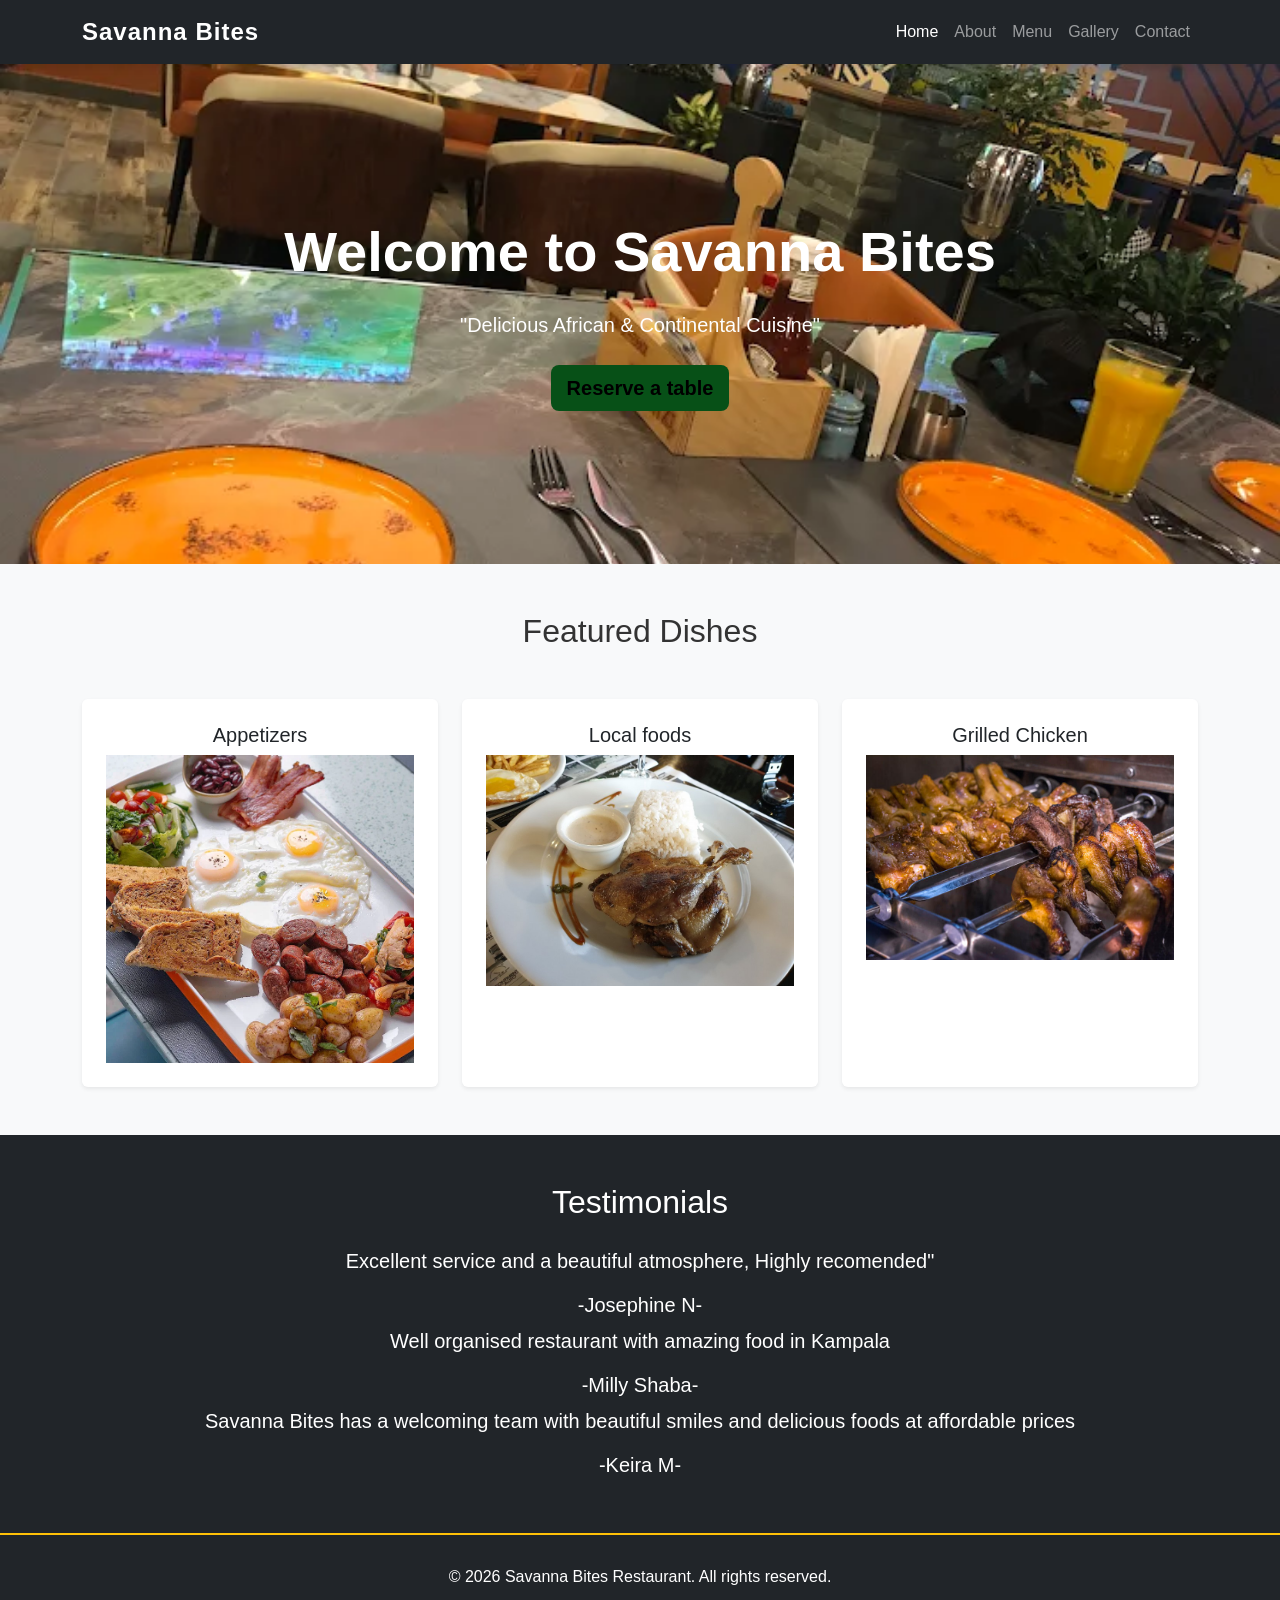
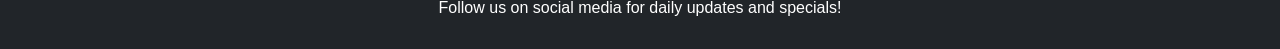
<file: index.html>
<!DOCTYPE html>
<html lang="en">
<head>
    <meta charset="UTF-8">
    <meta name="viewport" content="width=device-width, initial-scale=1.0">
    <title>Savanna Bites - Restaurant</title>
    <link href="https://cdnjs.cloudflare.com/ajax/libs/bootstrap/5.3.0/css/bootstrap.min.css" rel="stylesheet">
    <link rel="stylesheet" href="styles.css">
</head>
<body>
    <!-- Navigation -->
    <nav class="navbar navbar-expand-lg navbar-dark bg-dark sticky-top">
        <div class="container">
            <a class="navbar-brand fw-bold" href="index.html"> Savanna Bites</a>
            <button class="navbar-toggler" type="button" data-bs-toggle="collapse" data-bs-target="#navbarNav">
                <span class="navbar-toggler-icon"></span>
            </button>
            <div class="collapse navbar-collapse" id="navbarNav">
                <ul class="navbar-nav ms-auto">
                    <li class="nav-item"><a class="nav-link active" href="index.html">Home</a></li>
                    <li class="nav-item"><a class="nav-link" href="about.html">About</a></li>
                    <li class="nav-item"><a class="nav-link" href="menu.html">Menu</a></li>
                    <li class="nav-item"><a class="nav-link" href="gallery.html">Gallery</a></li>
                    <li class="nav-item"><a class="nav-link" href="contact.html">Contact</a></li>
                </ul>
            </div>
        </div>
    </nav>

    <!-- Hero Section -->
    <section class="hero-section text-white text-center py-5" style="background:url('images/interior1.jpg')  center/cover no-repeat;">
        
        <div class="container py-5">
            <h1 class="display-4 fw-bold mb-4">Welcome to Savanna Bites</h1>
            <p class="lead mb-4">"Delicious African & Continental Cuisine"</p>
            <a href="contact.html" class="btn btn-lg btn-warning">Reserve a table</a>
        </div>
    </section>

    <!-- Features Section -->
    <section class="py-5 bg-light">
        <div class="container">
            <h2 class="text-center mb-5">Featured Dishes</h2>
            <div class="row g-4">
                <div class="col-md-4">    
                    <div class="card border-0 shadow-sm h-100 text-center p-4">
                        <h5 class="card-title">Appetizers</h5>
                        <img src="images/food1.jpg" alt="image">
                    </div>
                </div>
                <div class="col-md-4">
                    <div class="card border-0 shadow-sm h-100 text-center p-4">
                        <h5 class="card-title">Local foods</h5>
                        <img src="images/image1.jpg" alt="images">
                    </div>
                </div>
                <div class="col-md-4">
                    <div class="card border-0 shadow-sm h-100 text-center p-4">
                        <h5 class="card-title">Grilled Chicken</h5>
                        <img src="images/image5.jpg" alt="images">
                    </div>
                </div>
            </div>
        </div>
    </section>

    <!-- CTA Section -->
    <section class="py-5 bg-dark text-white text-center">
        <div class="container">
            <h2 class="mb-4">Testimonials</h2>
            <div id="testimonialCarousel" class="carousel slide" data-bs-ride="carousel"></div>
            <div class="carousel-inner text-center"></div>
            <div class="carousel-item active"></div>
            <p class="lead">Excellent service and a beautiful atmosphere, Highly recomended"</p>
            <h5> -Josephine N-</h5>
        </div>
        <div class="carousel-item active"></div>
            <p class="lead">Well organised restaurant with amazing food in Kampala</p>
            <h5> -Milly Shaba-</h5>
        </div>
        <div class="carousel-item active"></div>
            <p class="lead">Savanna Bites has a welcoming team with beautiful smiles and delicious foods at affordable prices</p>
            <h5> -Keira M-</h5>
        </div>
    </section>

    <!-- Footer -->
    <footer class="bg-dark text-white text-center py-4">
        <div class="container">
            <p>&copy; 2026 Savanna Bites Restaurant. All rights reserved.</p>
            <p>Follow us on social media for daily updates and specials!</p>
        </div>
    </footer>

    <script src="https://cdnjs.cloudflare.com/ajax/libs/bootstrap/5.3.0/js/bootstrap.bundle.min.js"></script>
</body>
</html>
</file>
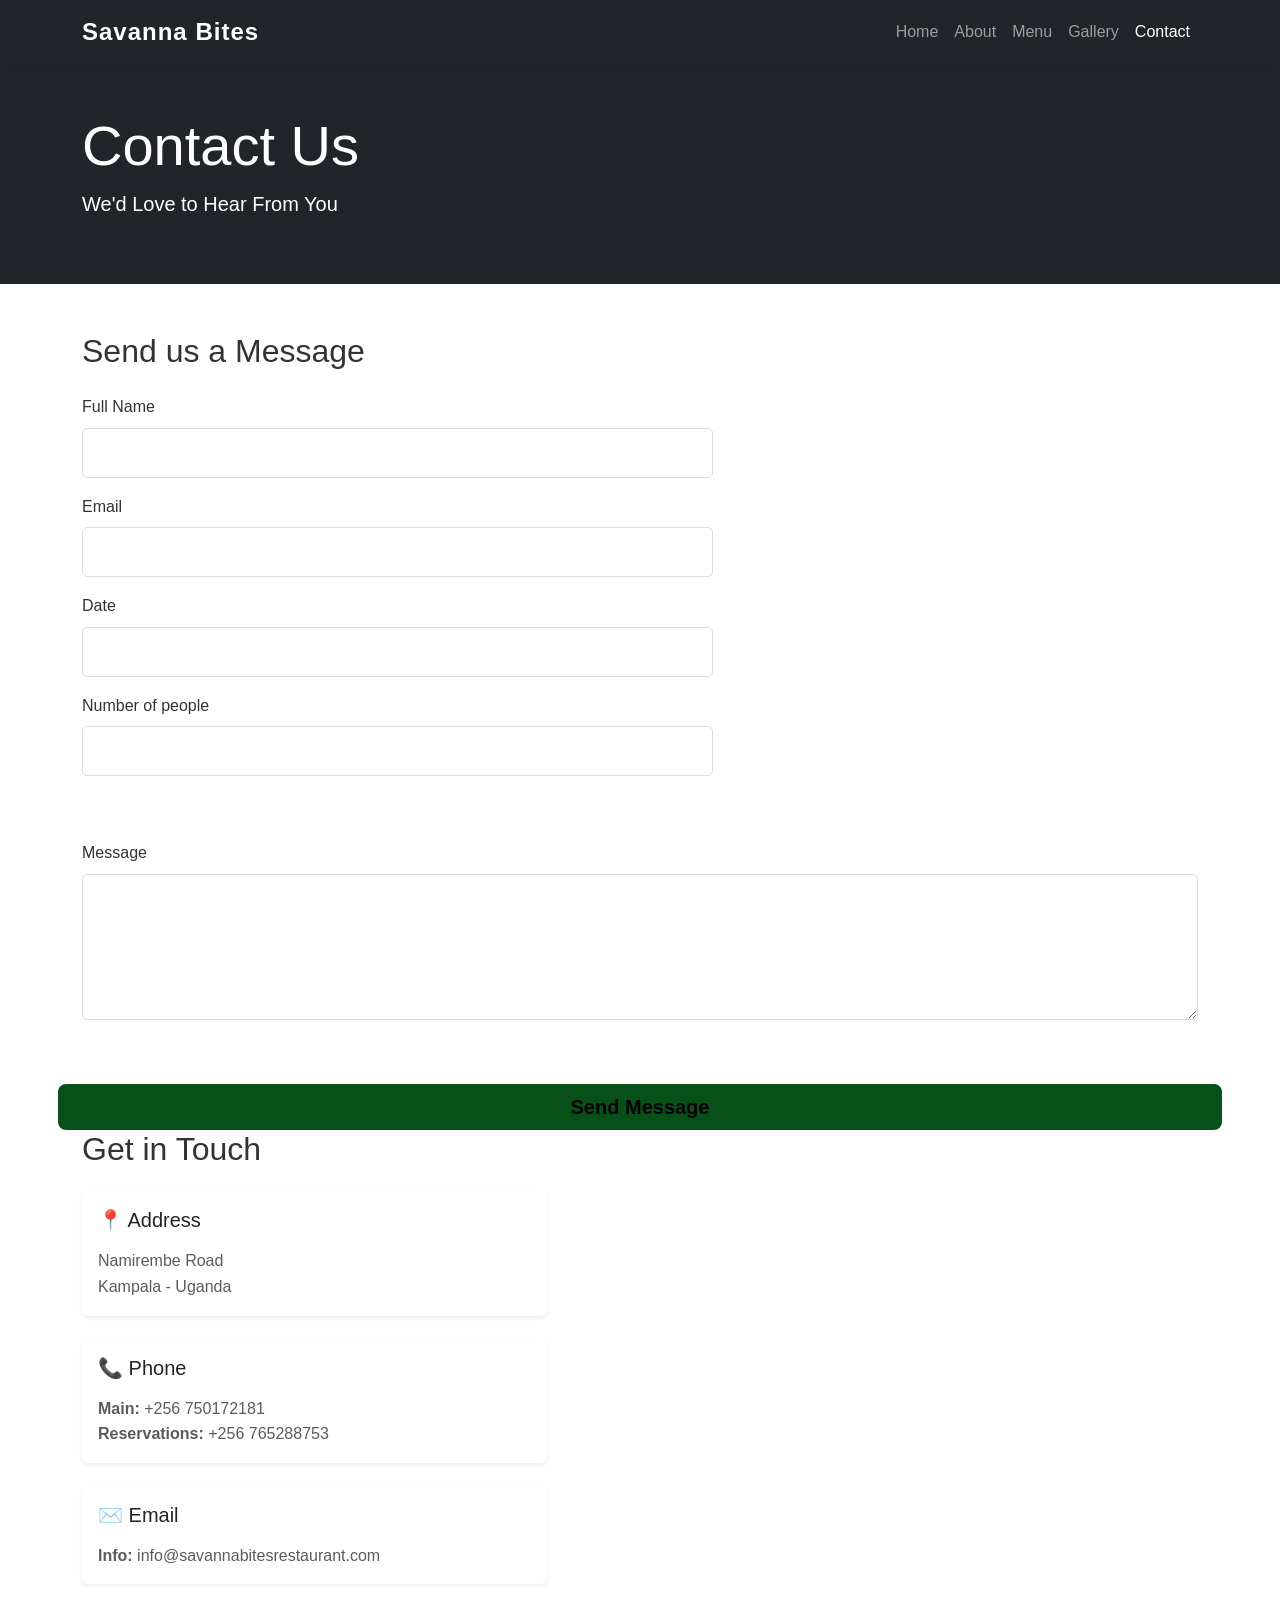
<file: contact.html>
<!DOCTYPE html>
<html lang="en">
<head>
    <meta charset="UTF-8">
    <meta name="viewport" content="width=device-width, initial-scale=1.0">
    <title>Contact - Savanna Bites</title>
    <link href="https://cdnjs.cloudflare.com/ajax/libs/bootstrap/5.3.0/css/bootstrap.min.css" rel="stylesheet">
    <link rel="stylesheet" href="styles.css">
</head>
<body>
    <!-- Navigation -->
    <nav class="navbar navbar-expand-lg navbar-dark bg-dark sticky-top">
        <div class="container">
            <a class="navbar-brand fw-bold" href="index.html">Savanna Bites</a>
            <button class="navbar-toggler" type="button" data-bs-toggle="collapse" data-bs-target="#navbarNav">
                <span class="navbar-toggler-icon"></span>
            </button>
            <div class="collapse navbar-collapse" id="navbarNav">
                <ul class="navbar-nav ms-auto">
                    <li class="nav-item"><a class="nav-link" href="index.html">Home</a></li>
                    <li class="nav-item"><a class="nav-link" href="about.html">About</a></li>
                    <li class="nav-item"><a class="nav-link" href="menu.html">Menu</a></li>
                    <li class="nav-item"><a class="nav-link" href="gallery.html">Gallery</a></li>
                    <li class="nav-item"><a class="nav-link active" href="contact.html">Contact</a></li>
                </ul>
            </div>
        </div>
    </nav>

    <!-- Page Header -->
    <section class="bg-dark text-white py-5">
        <div class="container">
            <h1 class="display-4">Contact Us</h1>
            <p class="lead">We'd Love to Hear From You</p>
        </div>
    </section>

    <!-- Contact Content -->
    <section class="py-5">
        <div class="container">
            <div class="row g-5">
                <!-- Contact Form -->
                <div class="col-lg-7">
                    <h2 class="mb-4">Send us a Message</h2>
                    <form>
                        <div class="mb-3">
                            <label for="name" class="form-label">Full Name</label>
                            <input type="text" class="form-control" id="name" required>
                        </div>
                        <div class="mb-3">
                            <label for="email" class="form-label">Email</label>
                            <input type="email" class="form-control" id="email" required>
                        </div>
                        <div class="mb-3">
                            <label for="phone" class="form-label">Date</label>
                            <input type="tel" class="form-control" id="phone">
                        </div>
                         <div class="mb-3">
                            <label for="phone" class="form-label">Number of people</label>
                            <input type="tel" class="form-control" id="phone">
                        </div>
                    
                        </div>
                        <div class="mb-3">
                            <label for="message" class="form-label">Message</label>
                            <textarea class="form-control" id="message" rows="5" required></textarea>
                        </div>
                        <button type="submit" class="btn btn-warning btn-lg w-100">Send Message</button>
                    </form>
                </div>

                <!-- Contact Information -->
                <div class="col-lg-5">
                    <h2 class="mb-4">Get in Touch</h2>
                    
                    <div class="card border-0 shadow-sm mb-4">
                        <div class="card-body">
                            <h5 class="card-title mb-3">📍 Address</h5>
                            <p class="card-text text-muted">
                                Namirembe Road<br>
                                Kampala - Uganda
                            </p>
                        </div>
                    </div>

                    <div class="card border-0 shadow-sm mb-4">
                        <div class="card-body">
                            <h5 class="card-title mb-3">📞 Phone</h5>
                            <p class="card-text text-muted">
                                <strong>Main:</strong> +256 750172181<br>
                                <strong>Reservations:</strong> +256 765288753
                            </p>
                        </div>
                    </div>

                    <div class="card border-0 shadow-sm mb-4">
                        <div class="card-body">
                            <h5 class="card-title mb-3">✉️ Email</h5>
                            <p class="card-text text-muted">
                                <strong>Info:</strong> info@savannabitesrestaurant.com<br>
                            </p>
                        </div>
                    </div>

                </div>
            </div>

            
        </div>
    </section>

    <!-- Reservation Modal -->
    <div class="modal fade" id="reservationModal" tabindex="-1">
        <div class="modal-dialog">
            <div class="modal-content">
                <div class="modal-header bg-dark text-white">
                    <h5 class="modal-title">Make a Reservation</h5>
                    <button type="button" class="btn-close btn-close-white" data-bs-dismiss="modal"></button>
                </div>
                <div class="modal-body">
                    <form>
                        <div class="mb-3">
                            <label for="resName" class="form-label">Name</label>
                            <input type="text" class="form-control" id="resName" required>
                        </div>
                        <div class="mb-3">
                            <label for="resEmail" class="form-label">Email</label>
                            <input type="email" class="form-control" id="resEmail" required>
                        </div>
                        <div class="mb-3">
                            <label for="resPhone" class="form-label">Phone</label>
                            <input type="tel" class="form-control" id="resPhone" required>
                        </div>
                        <div class="mb-3">
                            <label for="resDate" class="form-label">Date</label>
                            <input type="date" class="form-control" id="resDate" required>
                        </div>
                        <div class="mb-3">
                            <label for="resTime" class="form-label">Time</label>
                            <input type="time" class="form-control" id="resTime" required>
                        </div>
                        <div class="mb-3">
                            <label for="resGuests" class="form-label">Number of Guests</label>
                            <input type="number" class="form-control" id="resGuests" min="1" max="20" required>
                        </div>
                    </form>
                </div>
                <div class="modal-footer">
                    <button type="button" class="btn btn-secondary" data-bs-dismiss="modal">Close</button>
                    <button type="button" class="btn btn-warning">Confirm Reservation</button>
                </div>
            </div>
        </div>
    </div>

   </body>
</html>
</file>
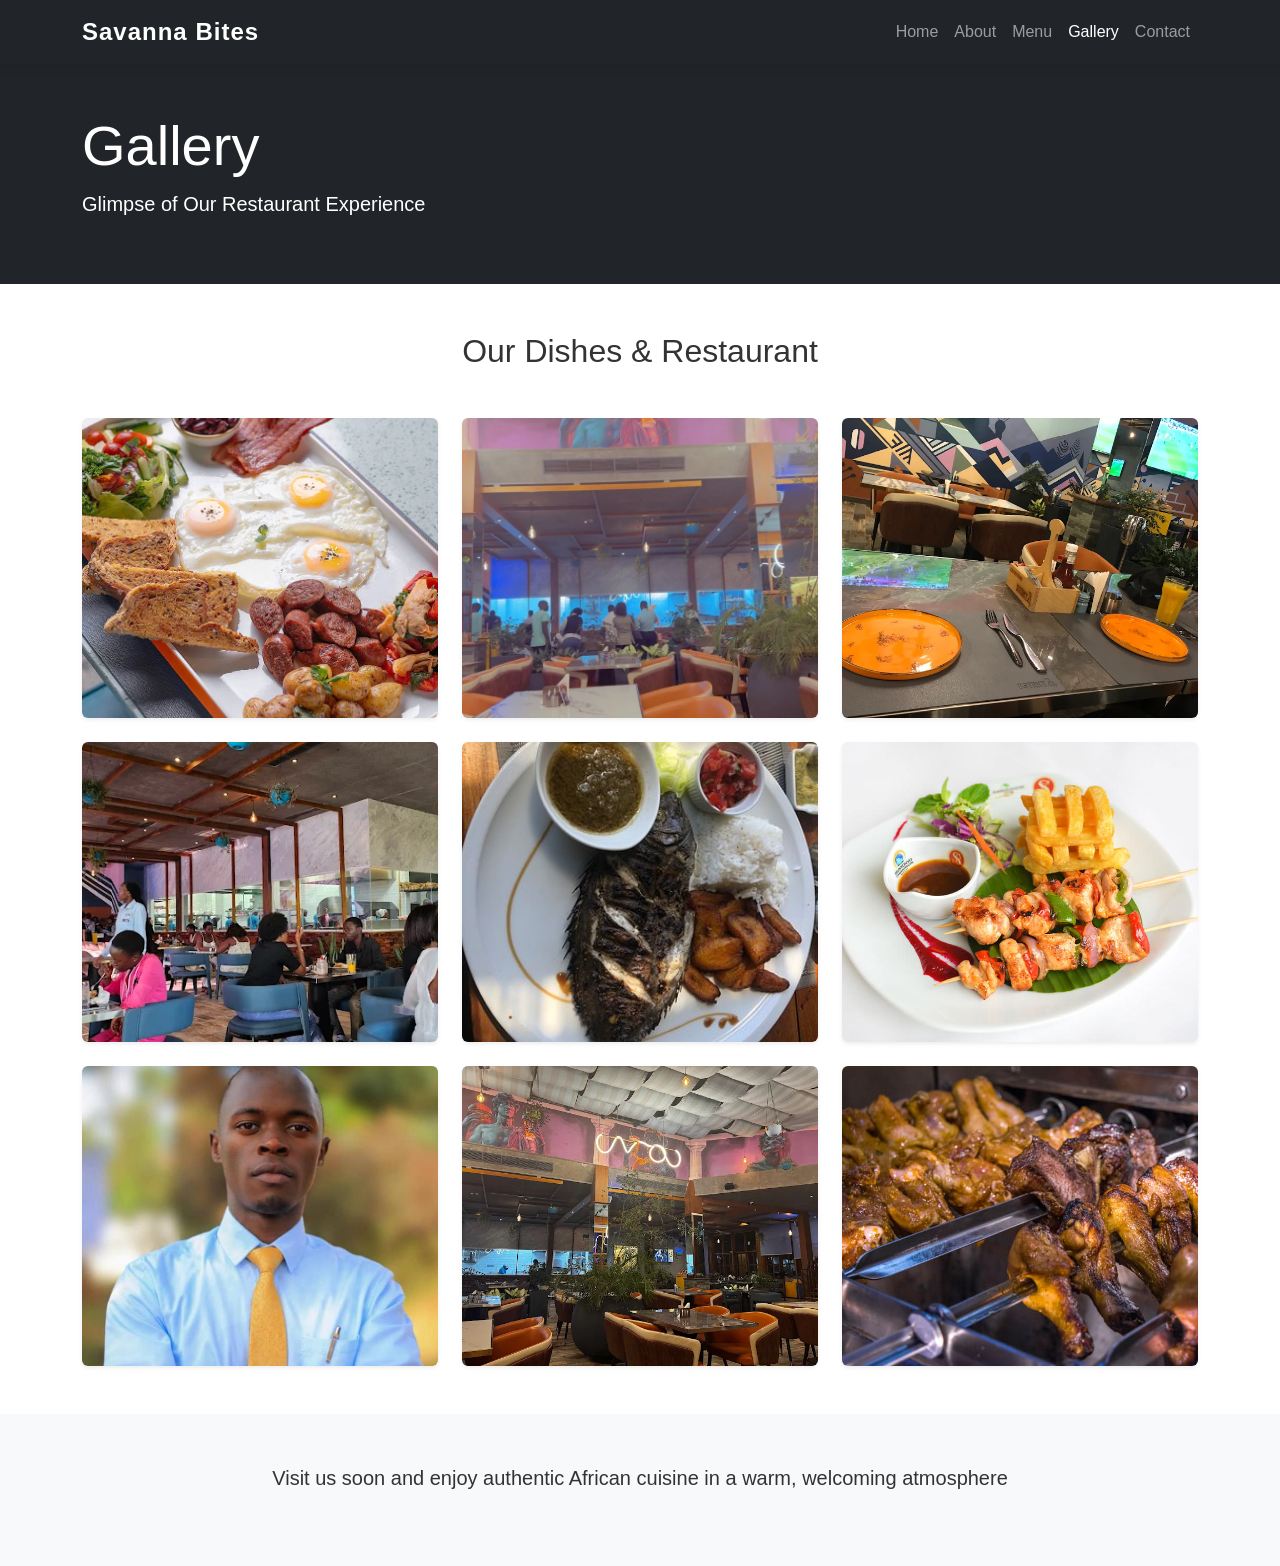
<file: gallery.html>
<!DOCTYPE html>
<html lang="en">
<head>
    <meta charset="UTF-8">
    <meta name="viewport" content="width=device-width, initial-scale=1.0">
    <title>Gallery - Savanna Bites</title>
    <link href="https://cdnjs.cloudflare.com/ajax/libs/bootstrap/5.3.0/css/bootstrap.min.css" rel="stylesheet">
    <link rel="stylesheet" href="styles.css">
</head>
<body>
    <!-- Navigation -->
    <nav class="navbar navbar-expand-lg navbar-dark bg-dark sticky-top">
        <div class="container">
            <a class="navbar-brand fw-bold" href="index.html">Savanna Bites</a>
            <button class="navbar-toggler" type="button" data-bs-toggle="collapse" data-bs-target="#navbarNav">
                <span class="navbar-toggler-icon"></span>
            </button>
            <div class="collapse navbar-collapse" id="navbarNav">
                <ul class="navbar-nav ms-auto">
                    <li class="nav-item"><a class="nav-link" href="index.html">Home</a></li>
                    <li class="nav-item"><a class="nav-link" href="about.html">About</a></li>
                    <li class="nav-item"><a class="nav-link" href="menu.html">Menu</a></li>
                    <li class="nav-item"><a class="nav-link active" href="gallery.html">Gallery</a></li>
                    <li class="nav-item"><a class="nav-link" href="contact.html">Contact</a></li>
                </ul>
            </div>
        </div>
    </nav>

    <!-- Page Header -->
    <section class="bg-dark text-white py-5">
        <div class="container">
            <h1 class="display-4">Gallery</h1>
            <p class="lead">Glimpse of Our Restaurant Experience</p>
        </div>
    </section>

    <!-- Gallery Content -->
    <section class="py-5">
        <div class="container">
            <h2 class="text-center mb-5">Our Dishes & Restaurant</h2>
            <div class="row g-4">
                <!-- Gallery Item 1 -->
                <div class="col-lg-4 col-md-6">
                    <div class="gallery-item position-relative overflow-hidden rounded shadow-sm" style="height: 300px;">
                        <img src="images/food1.jpg" alt="images" class="w-100 h-100" style="object-fit: cover;">
                        <div class="overlay position-absolute top-0 start-0 w-100 h-100 d-flex align-items-center justify-content-center" style="background: rgba(0,0,0,0.6);">
                            <p class="text-white text-center fw-bold">Starter</p>
                        </div>
                    </div>
                </div>

                <!-- Gallery Item 2 -->
                <div class="col-lg-4 col-md-6">
                    <div class="gallery-item position-relative overflow-hidden rounded shadow-sm" style="height: 300px;">
                        <img src="images/food2.jpg" alt="images" class="w-100 h-100" style="object-fit: cover;">
                        <div class="overlay position-absolute top-0 start-0 w-100 h-100 d-flex align-items-center justify-content-center" style="background: rgba(0,0,0,0.6);">
                            <p class="text-white text-center fw-bold">Ap</p>
                        </div>
                    </div>
                </div>

                <!-- Gallery Item 3 -->
                <div class="col-lg-4 col-md-6">
                    <div class="gallery-item position-relative overflow-hidden rounded shadow-sm" style="height: 300px;">
                        <img src="images/interior1.jpg" alt="images" class="w-100 h-100" style="object-fit: cover;">
                        <div class="overlay position-absolute top-0 start-0 w-100 h-100 d-flex align-items-center justify-content-center" style="background: rgba(0,0,0,0.6);">
                            <p class="text-white text-center fw-bold">Catering and Events</p>
                        </div>
                    </div>
                </div>

                <!-- Gallery Item 4 -->
                <div class="col-lg-4 col-md-6">
                    <div class="gallery-item position-relative overflow-hidden rounded shadow-sm" style="height: 300px;">
                        <img src="images/interior3.jpg" alt="images" class="w-100 h-100" style="object-fit: cover;">
                        <div class="overlay position-absolute top-0 start-0 w-100 h-100 d-flex align-items-center justify-content-center" style="background: rgba(0,0,0,0.6);">
                            <p class="text-white text-center fw-bold">Our Customers</p>
                        </div>
                    </div>
                </div>

                <!-- Gallery Item 5 -->
                <div class="col-lg-4 col-md-6">
                    <div class="gallery-item position-relative overflow-hidden rounded shadow-sm" style="height: 300px;">
                        <img src="images/image4.jpg" alt="images" class="w-100 h-100" style="object-fit: cover;">
                        <div class="overlay position-absolute top-0 start-0 w-100 h-100 d-flex align-items-center justify-content-center" style="background: rgba(0,0,0,0.6);">
                            <p class="text-white text-center fw-bold">Dining Ambiance</p>
                        </div>
                    </div>
                </div>

                <!-- Gallery Item 6 -->
                <div class="col-lg-4 col-md-6">
                    <div class="gallery-item position-relative overflow-hidden rounded shadow-sm" style="height: 300px;">
                        <img src="images/image3.jpg" alt="images" class="w-100 h-100" style="object-fit: cover;">
                        <div class="overlay position-absolute top-0 start-0 w-100 h-100 d-flex align-items-center justify-content-center" style="background: rgba(0,0,0,0.6);">
                            <p class="text-white text-center fw-bold">Appetizers</p>
                        </div>
                    </div>
                </div>

                <!-- Gallery Item 7 -->
                <div class="col-lg-4 col-md-6">
                    <div class="gallery-item position-relative overflow-hidden rounded shadow-sm" style="height: 300px;">
                        <img src="images/Chef1.jpg" alt="images" class="w-100 h-100" style="object-fit: cover;">
                        <div class="overlay position-absolute top-0 start-0 w-100 h-100 d-flex align-items-center justify-content-center" style="background: rgba(0,0,0,0.6);">
                            <p class="text-white text-center fw-bold">Our expert Chef</p>
                        </div>
                    </div>
                </div>

                <!-- Gallery Item 8 -->
                <div class="col-lg-4 col-md-6">
                    <div class="gallery-item position-relative overflow-hidden rounded shadow-sm" style="height: 300px;">
                        <img src="images/interior2.jpg" alt="images" class="w-100 h-100" style="object-fit: cover;">
                        <div class="overlay position-absolute top-0 start-0 w-100 h-100 d-flex align-items-center justify-content-center" style="background: rgba(0,0,0,0.6);">
                            <p class="text-white text-center fw-bold">Dining Ambiance</p>
                        </div>
                    </div>
                </div>

                <!-- Gallery Item 9 -->
                <div class="col-lg-4 col-md-6">
                    <div class="gallery-item position-relative overflow-hidden rounded shadow-sm" style="height: 300px;">
                        <img src="images/image5.jpg" alt="images" class="w-100 h-100" style="object-fit: cover;">
                        <div class="overlay position-absolute top-0 start-0 w-100 h-100 d-flex align-items-center justify-content-center" style="background: rgba(0,0,0,0.6);">
                            <p class="text-white text-center fw-bold">Grilled Speciality</p>
                        </div>
                    </div>
                </div>
            </div>
        </div>
    </section>

    <!-- CTA Section -->
    <section class="py-5 bg-light">
        <div class="container text-center">
            
            <p class="lead mb-4">Visit us soon and enjoy authentic African cuisine in a warm, welcoming atmosphere</p>
            
        </div>
    </section>
</body>
</html>
</file>
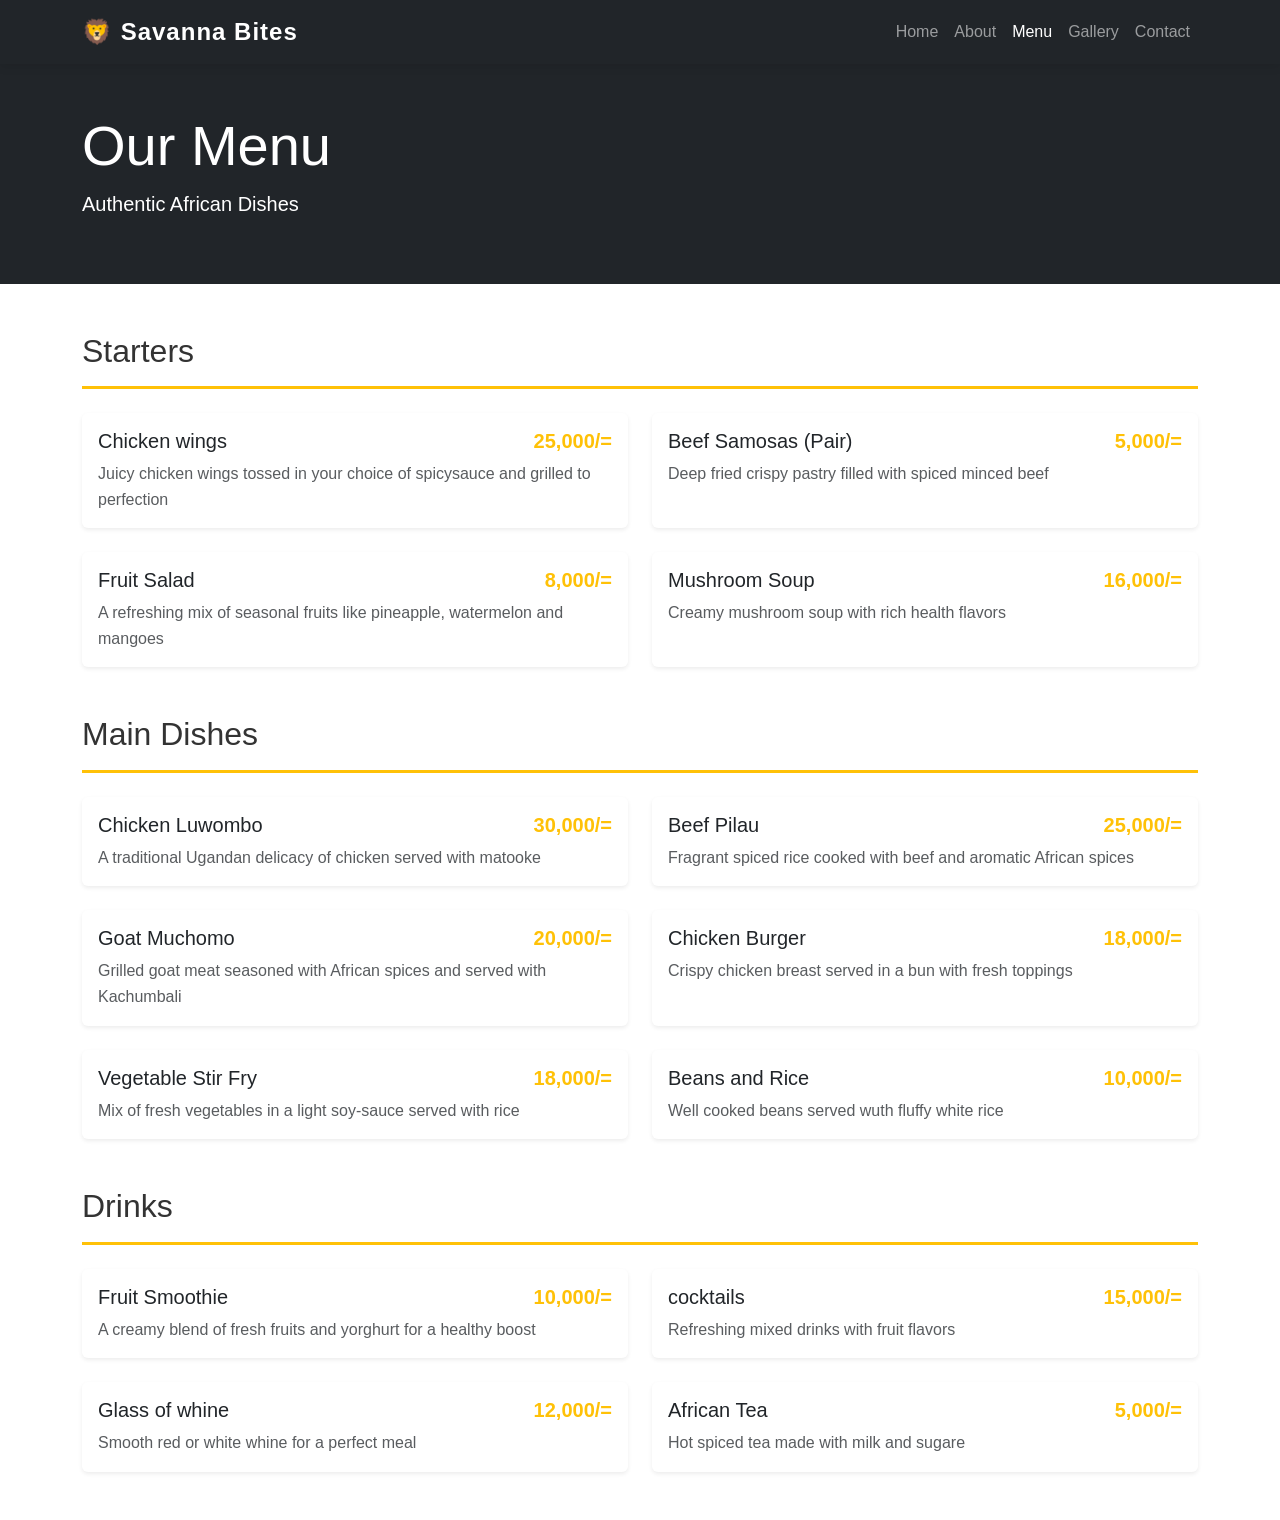
<file: menu.html>
<!DOCTYPE html>
<html lang="en">
<head>
    <meta charset="UTF-8">
    <meta name="viewport" content="width=device-width, initial-scale=1.0">
    <title>Menu - Savanna Bites</title>
    <link href="https://cdnjs.cloudflare.com/ajax/libs/bootstrap/5.3.0/css/bootstrap.min.css" rel="stylesheet">
    <link rel="stylesheet" href="styles.css">
</head>
<body>
    <!-- Navigation -->
    <nav class="navbar navbar-expand-lg navbar-dark bg-dark sticky-top">
        <div class="container">
            <a class="navbar-brand fw-bold" href="index.html">🦁 Savanna Bites</a>
            <button class="navbar-toggler" type="button" data-bs-toggle="collapse" data-bs-target="#navbarNav">
                <span class="navbar-toggler-icon"></span>
            </button>
            <div class="collapse navbar-collapse" id="navbarNav">
                <ul class="navbar-nav ms-auto">
                    <li class="nav-item"><a class="nav-link" href="index.html">Home</a></li>
                    <li class="nav-item"><a class="nav-link" href="about.html">About</a></li>
                    <li class="nav-item"><a class="nav-link active" href="menu.html">Menu</a></li>
                    <li class="nav-item"><a class="nav-link" href="gallery.html">Gallery</a></li>
                    <li class="nav-item"><a class="nav-link" href="contact.html">Contact</a></li>
                </ul>
            </div>
        </div>
    </nav>

    <!-- Page Header -->
    <section class="bg-dark text-white py-5">
        <div class="container">
            <h1 class="display-4">Our Menu</h1>
            <p class="lead">Authentic African Dishes</p>
        </div>
    </section>

    <!-- Menu Content -->
    <section class="py-5">
        <div class="container">
            <!-- Appetizers -->
            <h2 class="mb-4 pb-3 border-bottom">Starters</h2>
            <div class="row g-4 mb-5">
                <div class="col-md-6">
                    <div class="card border-0 shadow-sm h-100">
                        <div class="card-body">
                            <h5 class="card-title d-flex justify-content-between">
                                <span>Chicken wings</span>
                                <span class="text-warning">25,000/=</span>
                            </h5>
                            <p class="card-text text-muted">Juicy chicken wings tossed in your choice of spicysauce and grilled to perfection</p>
                        </div>
                    </div>
                </div>
                <div class="col-md-6">
                    <div class="card border-0 shadow-sm h-100">
                        <div class="card-body">
                            <h5 class="card-title d-flex justify-content-between">
                                <span>Beef Samosas (Pair)</span>
                                <span class="text-warning">5,000/=</span>
                            </h5>
                            <p class="card-text text-muted">Deep fried crispy pastry filled with spiced minced beef</p>
                        </div>
                    </div>
                </div>
                <div class="col-md-6">
                    <div class="card border-0 shadow-sm h-100">
                        <div class="card-body">
                            <h5 class="card-title d-flex justify-content-between">
                                <span>Fruit Salad</span>
                                <span class="text-warning">8,000/=</span>
                            </h5>
                            <p class="card-text text-muted">A refreshing mix of seasonal fruits like pineapple, watermelon and mangoes</p>
                        </div>
                    </div>
                </div>
                <div class="col-md-6">
                    <div class="card border-0 shadow-sm h-100">
                        <div class="card-body">
                            <h5 class="card-title d-flex justify-content-between">
                                <span>Mushroom Soup</span>
                                <span class="text-warning">16,000/=</span>
                            </h5>
                            <p class="card-text text-muted">Creamy mushroom soup with rich health flavors</p>
                        </div>
                    </div>
                </div>
            </div>

            <!-- Main Courses -->
            <h2 class="mb-4 pb-3 border-bottom">Main Dishes</h2>
            <div class="row g-4 mb-5">
                <div class="col-md-6">
                    <div class="card border-0 shadow-sm h-100">
                        <div class="card-body">
                            <h5 class="card-title d-flex justify-content-between">
                                <span>Chicken Luwombo</span>
                                <span class="text-warning">30,000/=</span>
                            </h5>
                            <p class="card-text text-muted">A traditional Ugandan delicacy of chicken served with matooke</p>
                        </div>
                    </div>
                </div>
                <div class="col-md-6">
                    <div class="card border-0 shadow-sm h-100">
                        <div class="card-body">
                            <h5 class="card-title d-flex justify-content-between">
                                <span>Beef Pilau</span>
                                <span class="text-warning">25,000/=</span>
                            </h5>
                            <p class="card-text text-muted">Fragrant spiced rice cooked with beef and aromatic African spices</p>
                        </div>
                    </div>
                </div>
                <div class="col-md-6">
                    <div class="card border-0 shadow-sm h-100">
                        <div class="card-body">
                            <h5 class="card-title d-flex justify-content-between">
                                <span>Goat Muchomo</span>
                                <span class="text-warning">20,000/=</span>
                            </h5>
                            <p class="card-text text-muted">Grilled goat meat seasoned with African spices and served with Kachumbali</p>
                        </div>
                    </div>
                </div>
                <div class="col-md-6">
                    <div class="card border-0 shadow-sm h-100">
                        <div class="card-body">
                            <h5 class="card-title d-flex justify-content-between">
                                <span>Chicken Burger</span>
                                <span class="text-warning">18,000/=</span>
                            </h5>
                            <p class="card-text text-muted">Crispy chicken breast served in a bun with fresh toppings</p>
                        </div>
                    </div>
                </div>
                <div class="col-md-6">
                    <div class="card border-0 shadow-sm h-100">
                        <div class="card-body">
                            <h5 class="card-title d-flex justify-content-between">
                                <span>Vegetable Stir Fry</span>
                                <span class="text-warning">18,000/=</span>
                            </h5>
                            <p class="card-text text-muted">Mix of fresh vegetables in a light soy-sauce served with rice</p>
                        </div>
                    </div>
                </div>
                <div class="col-md-6">
                    <div class="card border-0 shadow-sm h-100">
                        <div class="card-body">
                            <h5 class="card-title d-flex justify-content-between">
                                <span>Beans and Rice</span>
                                <span class="text-warning">10,000/=</span>
                            </h5>
                            <p class="card-text text-muted">Well cooked beans served wuth fluffy white rice</p>
                        </div>
                    </div>
                </div>
            </div>

            <!-- Sides & Beverages -->
            <h2 class="mb-4 pb-3 border-bottom">Drinks</h2>
            <div class="row g-4">
                <div class="col-md-6">
                    <div class="card border-0 shadow-sm h-100">
                        <div class="card-body">
                            <h5 class="card-title d-flex justify-content-between">
                                <span>Fruit Smoothie</span>
                                <span class="text-warning">10,000/=</span>
                            </h5>
                            <p class="card-text text-muted">A creamy blend of fresh fruits and yorghurt for a healthy boost</p>
                        </div>
                    </div>
                </div>
                <div class="col-md-6">
                    <div class="card border-0 shadow-sm h-100">
                        <div class="card-body">
                            <h5 class="card-title d-flex justify-content-between">
                                <span>cocktails</span>
                                <span class="text-warning">15,000/=</span>
                            </h5>
                            <p class="card-text text-muted">Refreshing mixed drinks with fruit flavors</p>
                        </div>
                    </div>
                </div>
                <div class="col-md-6">
                    <div class="card border-0 shadow-sm h-100">
                        <div class="card-body">
                            <h5 class="card-title d-flex justify-content-between">
                                <span>Glass of whine</span>
                                <span class="text-warning">12,000/=</span>
                            </h5>
                            <p class="card-text text-muted">Smooth red or white whine for a perfect meal</p>
                        </div>
                    </div>
                </div>
                <div class="col-md-6">
                    <div class="card border-0 shadow-sm h-100">
                        <div class="card-body">
                            <h5 class="card-title d-flex justify-content-between">
                                <span>African Tea</span>
                                <span class="text-warning">5,000/=</span>
                            </h5>
                            <p class="card-text text-muted">Hot spiced tea made with milk and sugare</p>
                        </div>
                    </div>
                </div>
            </div>
        </div>
    </section>



</body>
</html>
</file>
<file: styles.css>
/* Custom Styles for Savanna Bites Restaurant */

:root {
    --primary-color: #1a1a1a;
    --secondary-color: #ffc107;
    --text-color: #333;
    --light-bg: #f8f9fa;
}

/* General Styles */
body {
    font-family: 'Segoe UI', Tahoma, Geneva, Verdana, sans-serif;
    line-height: 1.6;
    color: var(--text-color);
}

/* Hero Section */
.hero-section {
    background-size: cover;
    background-color: #075017;
    background-position: center;
    min-height: 500px;
    display: flex;
    align-items: center;
    justify-content: center;
}

/* Gallery */
.gallery-item {
    transition: transform 0.5s ease, box-shadow 0.5s ease;
    cursor: pointer;
}

.gallery-item:hover {
    transform: translateY(-5px);
    box-shadow: 0 10px 30px rgba(0, 0, 0, 0.3) !important;
}

.gallery-item img {
    transition: transform 0.3s ease;
}

.gallery-item:hover img {
    transform: scale(1.05);
}

.gallery-item .overlay {
    opacity: 0;
    transition: opacity 0.3s ease;
}

.gallery-item:hover .overlay {
    opacity: 1;
}

/* Cards */
.card {
    transition: transform 0.3s ease, box-shadow 0.3s ease;
}

.card:hover {
    transform: translateY(-5px);
    box-shadow: 0 10px 25px rgba(0, 0, 0, 0.1) !important;
}

/* Menu Items */
.menu-item {
    padding: 20px;
    border-radius: 8px;
    background: white;
    margin-bottom: 15px;
    box-shadow: 0 2px 10px rgba(0, 0, 0, 0.1);
    transition: all 0.3s ease;
}

.menu-item:hover {
    box-shadow: 0 5px 20px rgba(0, 0, 0, 0.15);
}

/* Buttons */
.btn-warning {
    background-color: #075017;
    border: none;
    color: #000;
    font-weight: 600;
    transition: all 0.3s ease;
}

.btn-warning:hover {
    background-color: #ffb200;
    color: #000;
    transform: translateY(-2px);
    box-shadow: 0 5px 15px rgba(255, 193, 7, 0.3);
}

/* Navigation */
.navbar-brand {
    font-size: 24px;
    letter-spacing: 1px;
}

nav.navbar {
    box-shadow: 0 2px 10px rgba(0, 0, 0, 0.1);
}

/* Form Styles */
.form-control,
.form-select {
    border: 1px solid #ddd;
    padding: 12px;
    border-radius: 5px;
    transition: border-color 0.3s ease, box-shadow 0.3s ease;
}

.form-control:focus,
.form-select:focus {
    border-color: #ffc107;
    box-shadow: 0 0 0 0.2rem rgba(255, 193, 7, 0.25);
}

/* Footer */
footer {
    margin-top: auto;
    border-top: 2px solid #ffc107;
}

footer p {
    margin: 5px 0;
}

/* Responsive Styles */
@media (max-width: 768px) {
    .hero-section {
        min-height: 350px;
    }

    h1 {
        font-size: 28px !important;
    }

    .gallery-item {
        height: 200px !important;
    }
}

/* Animations */
@keyframes fadeInUp {
    from {
        opacity: 0;
        transform: translateY(30px);
    }
    to {
        opacity: 1;
        transform: translateY(0);
    }
}

.card {
    animation: fadeInUp 0.5s ease forwards;
}

/* Border Styling */
.border-bottom {
    border-bottom: 3px solid #ffc107 !important;
    padding-bottom: 10px;
}

/* Text Highlights */
.text-warning {
    color: #ffc107 !important;
    font-weight: 600;
}

/* Section Padding */
section {
    padding-top: 60px;
    padding-bottom: 60px;
}

/* Image Styling */
img {
    max-width: 100%;
    height: auto;
}

/* Smooth Scrolling */
html {
    scroll-behavior: smooth;
}

/* Accessibility */
a {
    transition: color 0.3s ease;
}

a:focus {
    outline: 2px solid #ffc107;
    outline-offset: 2px;
}

/* Team Section */
.rounded-circle {
    transition: transform 0.3s ease;
}

.rounded-circle:hover {
    transform: scale(1.05);
}

/* Shadow Utility */
.shadow-sm {
    box-shadow: 0 0.125rem 0.25rem rgba(0, 0, 0, 0.075) !important;
}
</file>
